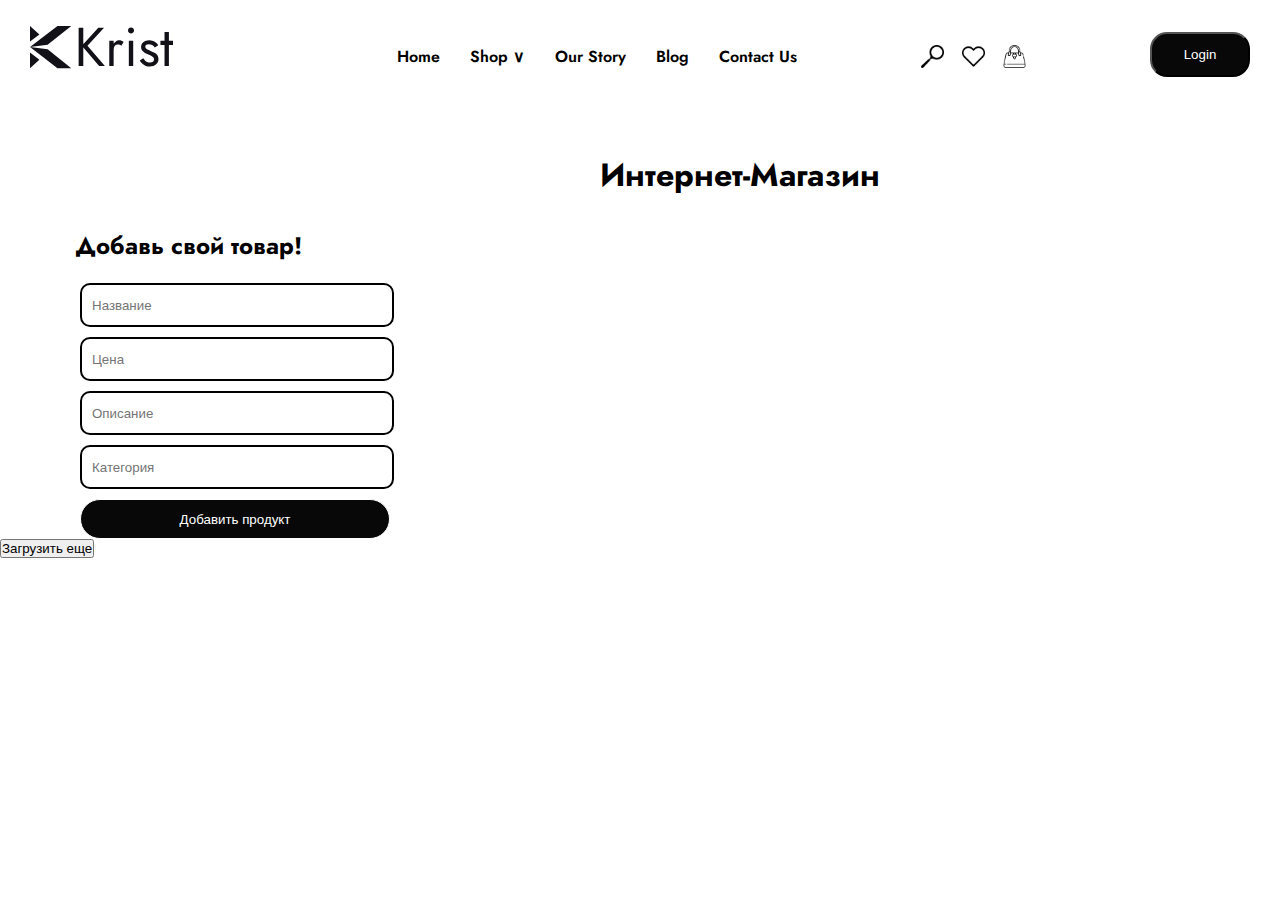
<file: index.htm>
<!DOCTYPE html>
<html lang="en">
  <head>
    <meta charset="UTF-8" />
    <meta name="viewport" content="width=device-width, initial-scale=1.0" />
    <title>Krist</title>
    <link rel="stylesheet" href="/style/main_style.css" />
  </head>
  <body>
    <header>
      <div class="logo">
        <img src="/img/Group 56.svg" alt="" />
      </div>
      <div class="navigation">
        <nav>
          <a href="">Home</a>
          <a href="">Shop ∨</a>
          <a href="">Our Story</a>
          <a href="">Blog</a>
          <a href="">Contact Us</a>
        </nav>
      </div>
      <div class="icon_head">
        <img src="/img/254631.png" alt="" />
        <img src="/img/158722.png" alt="" />
        <img src="/img/5258189.png" alt="" />
      </div>
      <div class="login_btn">
        <button><a href="/login.html">Login</a></button>
      </div>
    </header>
    <main>
      <h1 class="glav_text">Интернет-Магазин</h1>
      <h2 class="add_text">Добавь свой товар!</h2>
      <div class="form">
        <input id="title" placeholder="Название" />
        <input id="price" placeholder="Цена" type="number" />
        <input id="description" placeholder="Описание" />
        <input id="category" placeholder="Категория" />
        <button id="add-product">Добавить продукт</button>
      </div>
      <div id="product"></div>
      <button id="load-more">Загрузить еще</button>
    </main>
    <script src="/app.js"></script>
  </body>
</html>
</file>
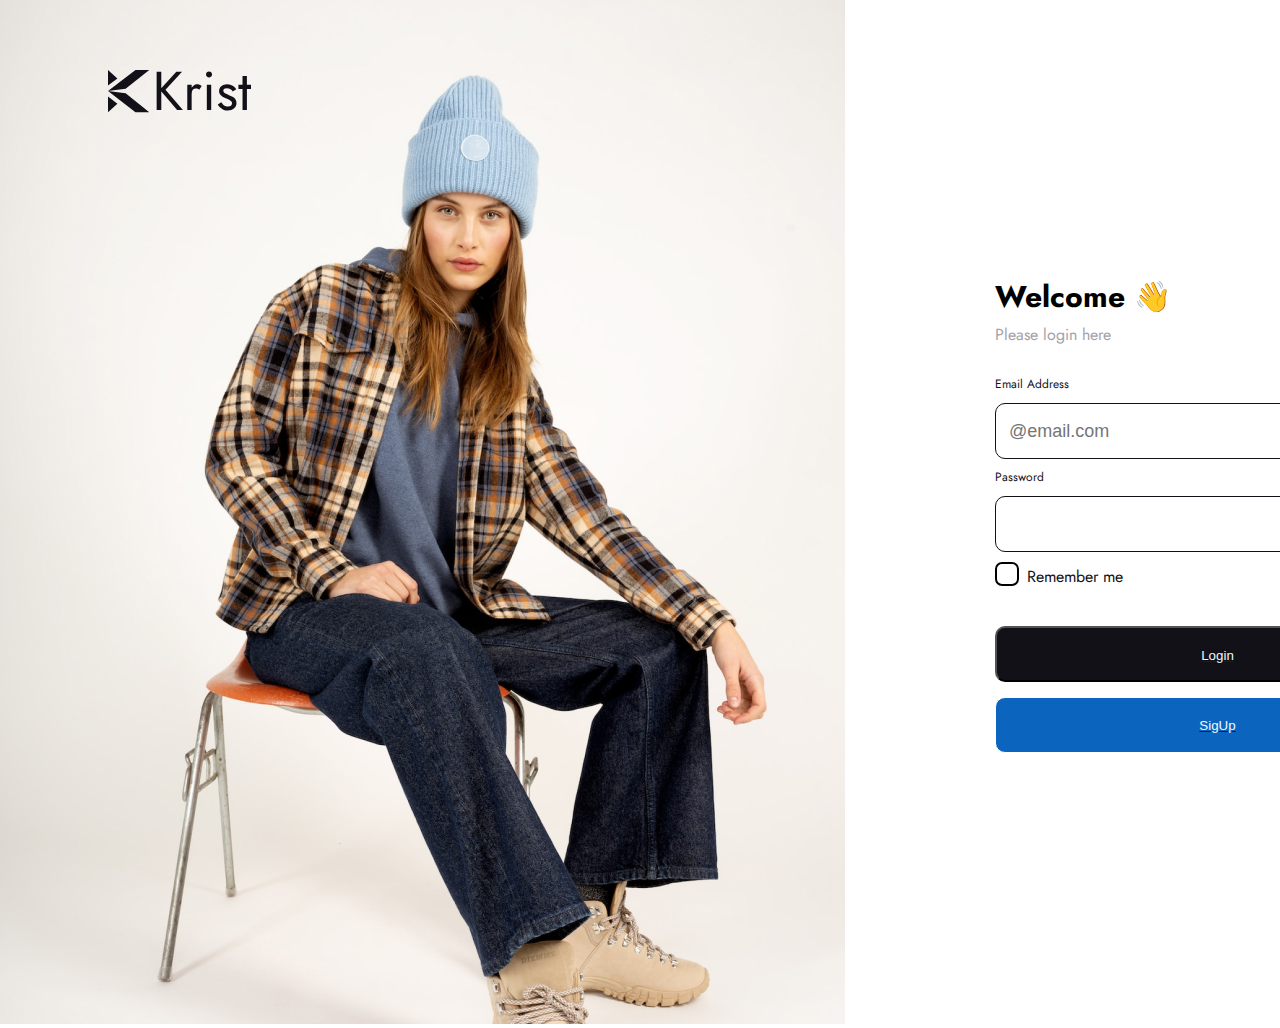
<file: login.html>
<!DOCTYPE html>
<html lang="en">
<head>
  <meta charset="UTF-8">
  <meta name="viewport" content="width=device-width, initial-scale=1.0">
  <title>Krist_Login</title>
  <link rel="stylesheet" href="style/style.css">
  <link rel="shortcut icon" type="image/svg" href="/img/Group.svg" />
</head>
<body>
  <main>
    <div class="main-img">
      <img src="/img/Rectangle 3463273.jpg" alt="">
      <img class="logo" src="/img/Group 56.svg" alt="">
    </div>
    <div class="main-login">
      <div class="main-login_text">
        <h2>Welcome 👋</h2>
        <p class="main-text">Please login here</p>
      </div>
      <div class="log-inp">
        <label class="email_text" for="email">Email Address</label>
        <input type="email" id="email" name="email" placeholder=" @email.com"> 
        <label class="email_text" for="password">Password</label>
        <input type="password" id="password" name="password">
        <input  type="checkbox" id="remember" name="remember">
        <label class="remember_text custom-checkbox" for="remember"> <p>Remember me</p></label>
        <nav>
          <a href="#" class="Forgot">Forgot Password?</a>
        </nav>
        <a href="/index.htm"><input type="submit" value="Login" class="sub"></a>
        
        <a href="/regist.html"><input href="/regist.html" type="submit" value="SigUp" class="sub_2"> </a>
      </div>
      
    </div>
    
  </main>
</body>
</html>
</file>
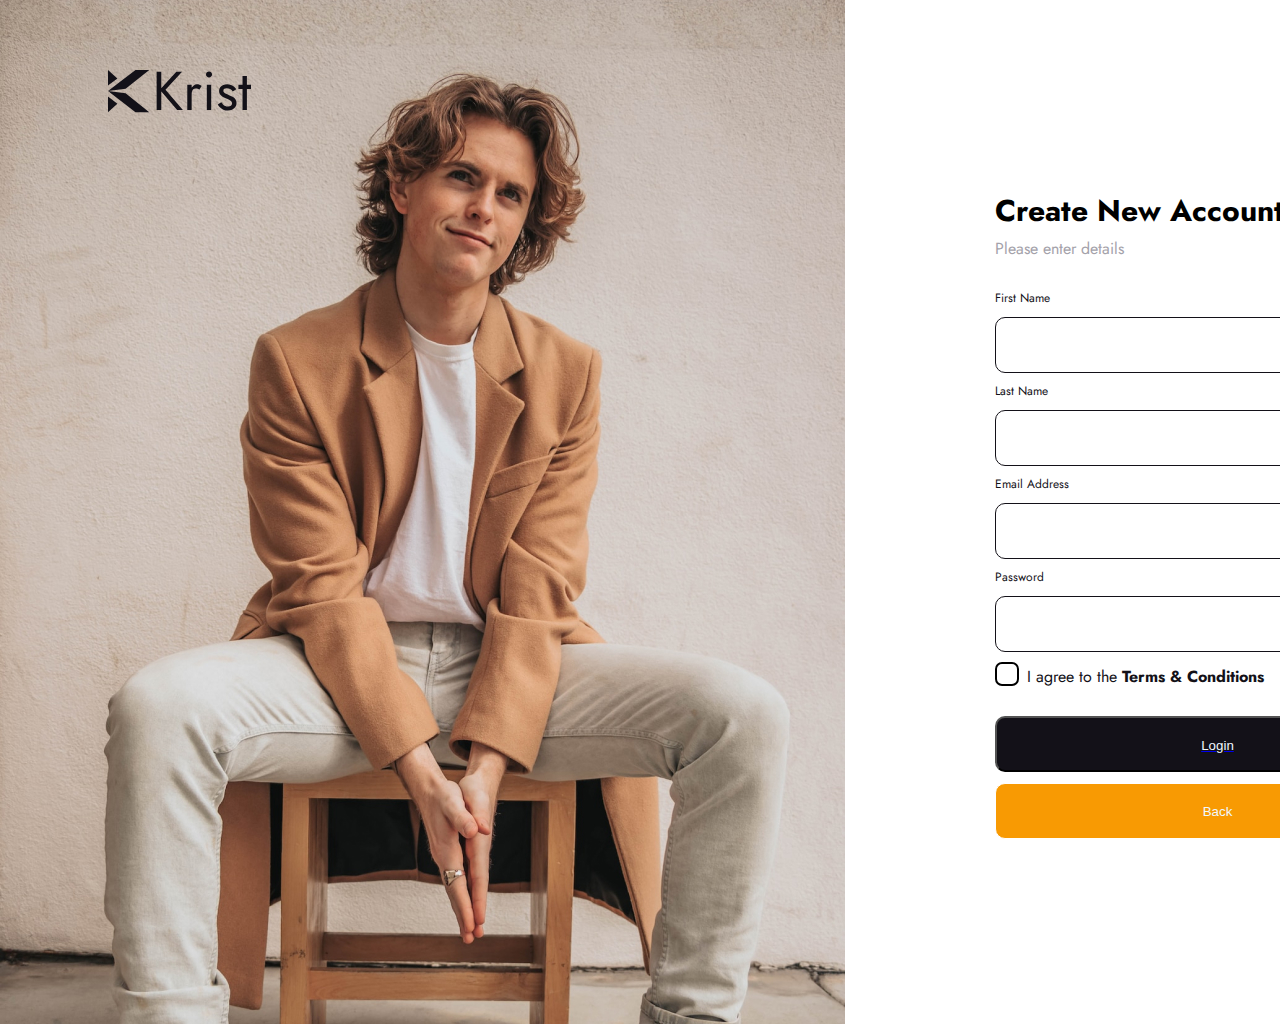
<file: regist.html>
<!DOCTYPE html>
<html lang="en">
<head>
  <meta charset="UTF-8">
  <meta name="viewport" content="width=device-width, initial-scale=1.0">
  <title>Krist_Reg</title>
  <link rel="stylesheet" href="style/style.css">
  <link rel="shortcut icon" type="image/svg" href="/img/Group.svg" />
</head>
<body>
  <main>
    <div class="main-img">
      <img class="glav_img" src="/img/Rectangle 3463272.jpg" alt="">
      <img class="logo" src="/img/Group 56.svg" alt="">
    </div>
    <div class="main-login">
      <div class="main-login_text">
        <h2>Create New Account</h2>
        <p class="main-text">Please enter details</p>
      </div>
      <div class="log-inp">
        <label class="name_text" for="fname">First Name</label>
        <input type="text" id="fname">
        <label class="name_text" for="Lname">Last Name</label>
        <input type="text" id="Lname">
        <label class="email_text" for="email">Email Address</label>
        <input type="email" id="email_log" name="email"> 
        <label class="email_text" for="password">Password</label>
        <input type="password" id="password_log" name="password">
        <input  type="checkbox" id="remember" name="remember">
        <label class="remember_text custom-checkbox" for="remember"> <p>I agree to the <b>Terms & Conditions</b> </p></label>
        <a href="/index.htm"><input type="submit" value="Login" class="sub"></a>
        
        <a class="Back" href="/login.html"><input href="/regist.html" type="submit" value="Back" class="sub_3">   </a>
      </div>
      <a href="/login.html">   </a>
    </div>
  </main>
</body>
</html>
</file>
<file: style/main_style.css>
@import url('https://fonts.googleapis.com/css2?family=Cormorant:ital,wght@0,300..700;1,300..700&family=Jost:ital,wght@0,100..900;1,100..900&family=Open+Sans:ital,wght@0,300..800;1,300..800&family=Playfair+Display:ital,wght@0,400..900;1,400..900&display=swap');
*{
  margin: 0;
  padding: 0;
}
header{
  display: flex;
  justify-content: space-between;
  padding: 25px 30px;
}

.navigation{
  padding-top: 20px;
  padding-left: 100px;
}
.navigation nav{
  display: flex;
  gap: 30px;
}
.navigation nav a{
  text-decoration: none;
  color: black;
  font-family: 'Jost';
  font-weight: 600;
}
.navigation nav a:hover{
  text-decoration: none;
  color: rgb(104, 102, 102);
  font-family: 'Jost';
  font-weight: 700;
}
.icon_head{
  display: flex;
  gap: 18px;
  padding-top: 20px;
}
.icon_head img{
  width: 23px;
  height: 23px;
}
.login_btn{
  padding-top: 7px;
}
.login_btn button{
  background-color: #080808;
  color: white;
  width: 100px;
  height: 45px;
  border-radius: 17px;
}
.login_btn button a{
  color: white;
  text-decoration: none;
}
.glav_text{
  font-family: 'Jost';
  margin-left: 600px;
  margin-top: 50px;
}
.add_text{
  font-family: 'Jost';
  margin-left: 75px;
  margin-bottom: 20px;
  margin-top: 30px;
}
.form{
  display: flex;
  flex-direction: column;
  gap: 10px;
  margin-left: 80px;
}
.form input{
  width: 300px;
  height: 40px;
  padding-left: 10px;
  border: 2px solid black;
  border-radius: 10px;

}

.form button{
  width: 310px;
  height: 40px;
  color: white;
  background-color: #080808;
  border: 1px solid white;
  border-radius: 30px;
}
</file>
<file: style/style.css>
/*login form */
@import url('https://fonts.googleapis.com/css2?family=Cormorant:ital,wght@0,300..700;1,300..700&family=Jost:ital,wght@0,100..900;1,100..900&family=Open+Sans:ital,wght@0,300..800;1,300..800&family=Playfair+Display:ital,wght@0,400..900;1,400..900&display=swap');
*{
  margin: 0;
  padding: 0;
}

main{
  display: flex;
}
.glav_img{
  /* Rectangle 3463272 */

width: 845px;
height: 1024px;

}
.logo{
  position: absolute;
  left: 108px;
  top: 69px;
}
.main-login_text h2{
font-family: 'Jost';
font-style: normal;
font-weight: 700;
font-size: 30px;
line-height: 43px;
}
.main-login_text p{
font-family: 'Jost';
font-style: normal;
font-weight: 400;
font-size: 16px;
line-height: 23px;
color: #A4A2AA;
margin-top: 5px;
}
.main-login{
display: flex;
flex-direction: column;
justify-content: center;
margin-left: 150px ;
}
.log-inp{
  display: flex;
  flex-direction: column;
  margin-top: 30px; 
  gap: 10px;
}
.email_text{
font-family: 'Jost';
font-style: normal;
font-weight: 400;
font-size: 12px;
line-height: 17px;

color: #131118;
}
#email{
  box-sizing: border-box;
  border: 1px solid #131118;
  border-radius: 10px;
  background-color: rgb(255, 255, 255);
  width: 445px;
  height: 56px;
  font-size: 18px;
  padding-left: 8px;
  }
#password{
box-sizing: border-box;
border: 1px solid #131118;
border-radius: 10px;
background-color: rgb(255, 255, 255);
width: 445px;
height: 56px;
padding-left: 8px;
}
.remember_text{
font-family: 'Jost';
font-style: normal;
font-weight: 400;
font-size: 16px;
color: #131118;
}

/* Скрыть стандартный чекбокс */
input[type="checkbox"] {
  display: none;
  margin-top: 10px;
}

/* Создание кастомного чекбокса */
.custom-checkbox {
  display: inline-block;
  width: 20px;
  height: 20px;
  border: 2px solid #000;
  background-color: transparent;
  border-radius: 7px;
  cursor: pointer;
  position: relative;
}

/* Стиль для чекбокса при нажатии */
input[type="checkbox"]:checked + .custom-checkbox {
  background-color: black;
}

/* Галочка */
.custom-checkbox:after {
  content: '';
  position: absolute;
  left: 7px;
  top: 0;
  width: 5px;
  height: 12px;
  border: solid white;
  border-width: 0 2px 2px 0;
  transform: rotate(45deg);
  opacity: 0; /* Скрыть по умолчанию */
}

/* Показать галочку при нажатии */
input[type="checkbox"]:checked + .custom-checkbox:after {
  opacity: 1;
}
.remember_text p{
  margin-left: 30px;
  white-space: nowrap;
  margin-top: 1px;
}
.Forgot{
font-family: 'Jost';
font-style: normal;
font-weight: 400;
font-size: 14px;
line-height: 20px;
text-align: right;
text-decoration: none;
/* Dark-500 */
color: #131118;
display: block;
margin-top: -25px;

}
.sub{
  /* Button */

/* Auto layout */
display: flex;
flex-direction: row;
justify-content: center;
align-items: center;
padding: 20px;
gap: 10px;

width: 445px;
height: 56px;

/* Dark-500 */
background: #131118;
border-radius: 10px;

/* Inside auto layout */
flex: none;
order: 1;
flex-grow: 0;
color: aliceblue;
margin-top: 20px;
}
.sub_2{
  /* Button */

/* Auto layout */
display: flex;
flex-direction: row;
justify-content: center;
align-items: center;
padding: 20px;
gap: 10px;

width: 445px;
height: 56px;

/* Dark-500 */
border: 1px solid #ffffff;
background: #0b65be;
border-radius: 10px;

/* Inside auto layout */
flex: none;
order: 1;
flex-grow: 0;
color: aliceblue;
margin-top: 5px;
}









/* regist form */

#email_log{
  box-sizing: border-box;
  border: 1px solid #131118;
  border-radius: 10px;
  background-color: rgb(255, 255, 255);
  width: 445px;
  height: 56px;
  font-size: 25px;
  }
#password_log{
box-sizing: border-box;
border: 1px solid #131118;
border-radius: 10px;
background-color: rgb(255, 255, 255);
width: 445px;
height: 56px;
}
#fname{
  box-sizing: border-box;
  border: 1px solid #131118;
  border-radius: 10px;
  background-color: rgb(255, 255, 255);
  width: 445px;
  height: 56px; 
}
#Lname{
  box-sizing: border-box;
border: 1px solid #131118;
border-radius: 10px;
background-color: rgb(255, 255, 255);
width: 445px;
height: 56px;
}
.name_text{
  font-family: 'Jost';
font-style: normal;
font-weight: 400;
font-size: 12px;
line-height: 17px;

color: #131118;
}
.sub_3{
  /* Button */

/* Auto layout */
display: flex;
flex-direction: row;
justify-content: center;
align-items: center;
padding: 20px;
gap: 10px;

width: 445px;
height: 56px;

/* Dark-500 */
border: 1px solid #ffffff;
background: #f89a03;
border-radius: 10px;

/* Inside auto layout */
flex: none;
order: 1;
flex-grow: 0;
color: aliceblue;
margin-top: 1px;
}
.Back{
  text-decoration: none;
}
</file>
